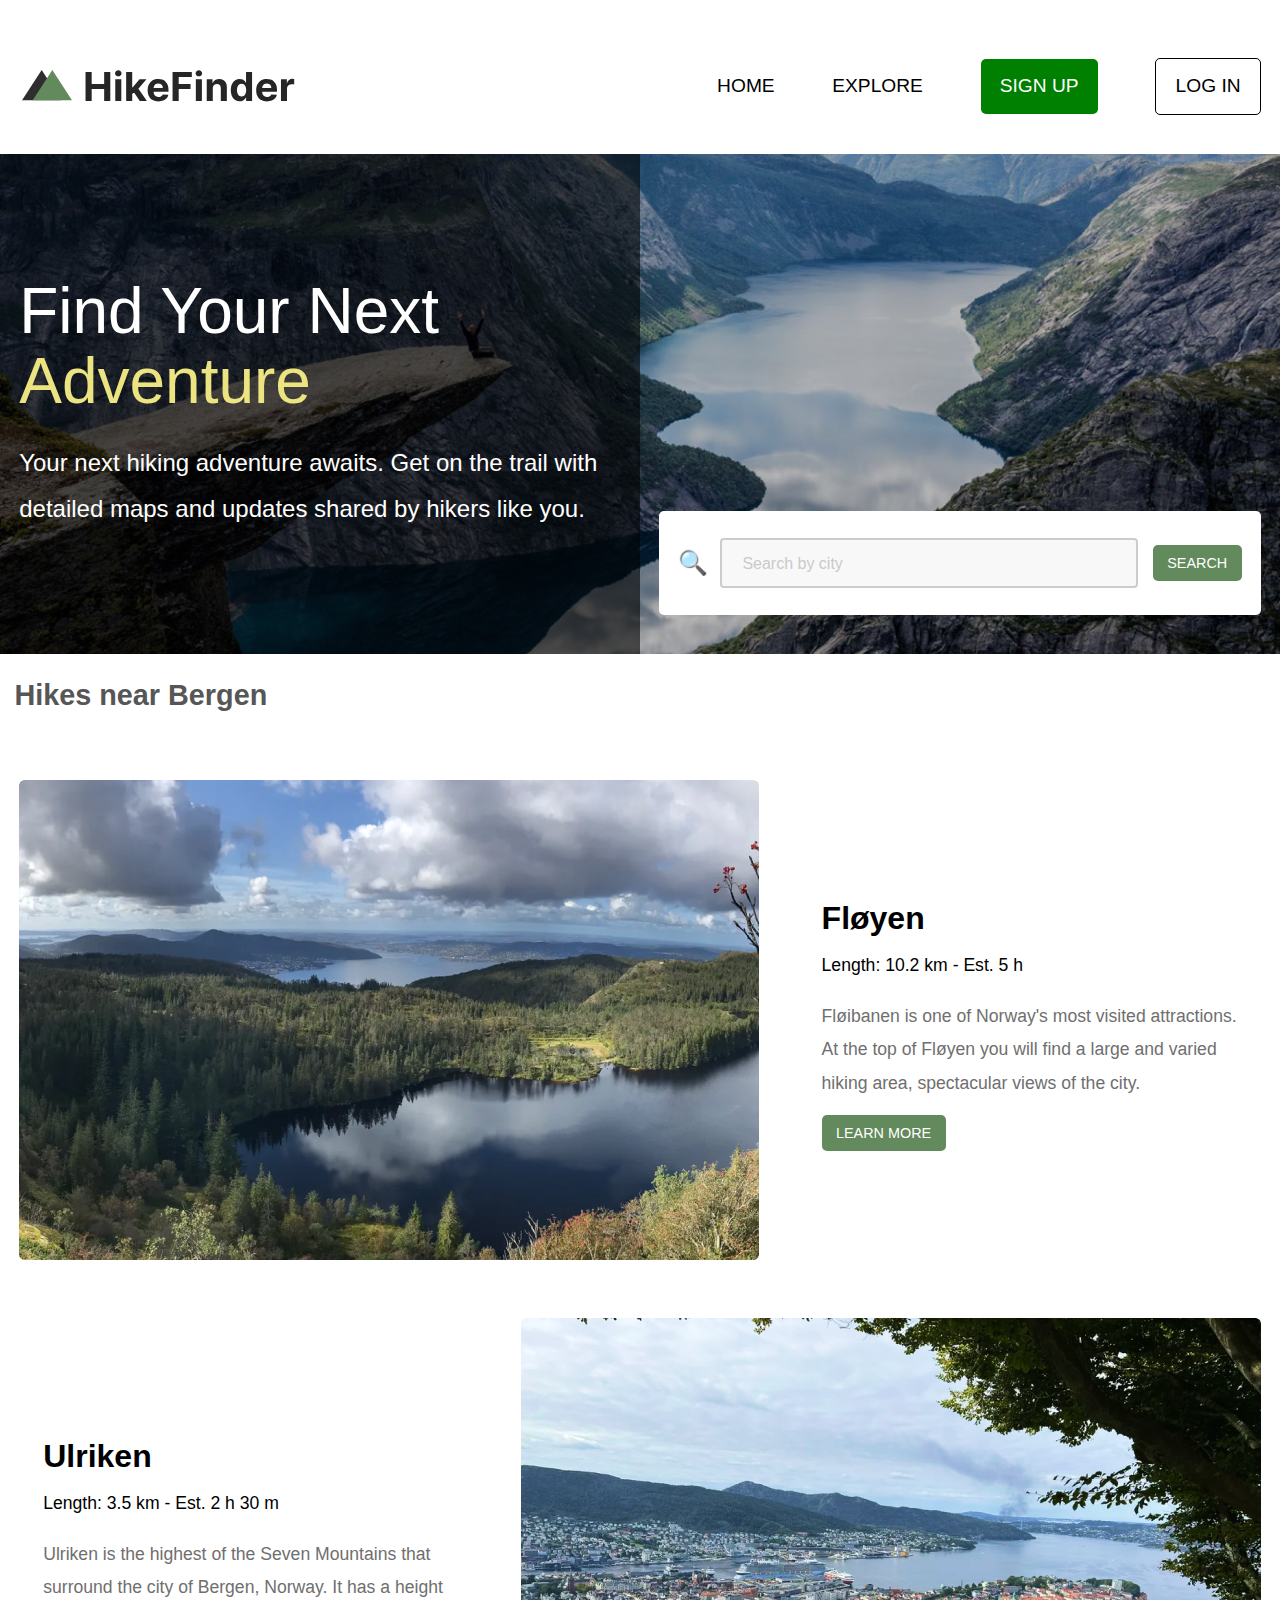
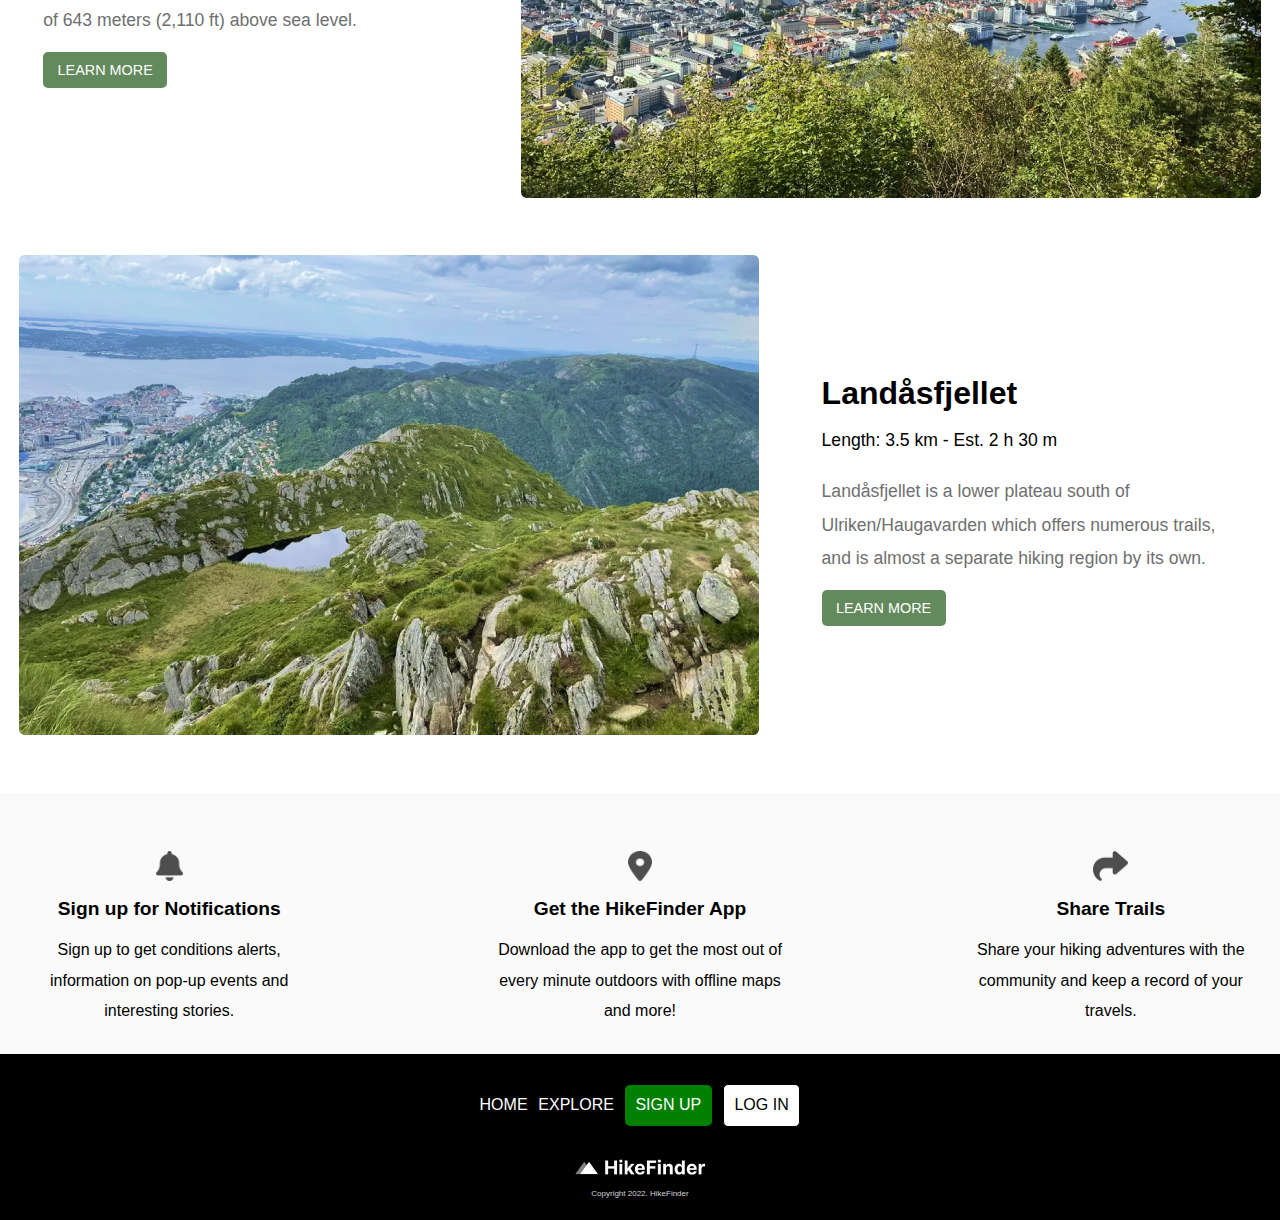
<file: index.html>
<!DOCTYPE html>
<html lang="en">
  <head>
    <meta charset="UTF-8" />
    <meta http-equiv="X-UA-Compatible" content="IE=edge" />
    <meta name="viewport" content="width=device-width, initial-scale=1.0" />
    <link rel="stylesheet" href="index.css" />
    <title>hike-finder</title>
  </head>
  <body>
    <div class="wrapper">
      <div class="container">
        <header>
          <img src="/images/logo.svg" alt="" class="logo-top" />
          <nav>
            <ul>
              <a href="/index.html"><li>HOME</li></a>
              <a href="/explore-page.html"><li>EXPLORE</li></a>
              <a href="#" class="signup-btn"><li>SIGN UP</li></a>
              <a href="#" class="login-btn"><li>LOG IN</li></a>
            </ul>
          </nav>
          <!-- signup modal -->
          <div class="signup-modal">
            <!-- rendered javascript -->
          </div>
          <!-- login modal -->
          <div class="login-modal">
            <!-- rendered javascript -->
          </div>
          <!-- hamburger icon -->
          <div class="hamburger-icon">
            <div class="bar"></div>
            <div class="bar"></div>
            <div class="bar"></div>
          </div>
          <!-- mobile nav -->
          <div id="mobileNavMenu" class="mobile-nav">
            <div class="mobile-nav-positioning">
              <ul>
                <a href="/index.html"><p>Home</p></a>
                <a href="/explore-page.html"><p>Explore</p></a>
                <a class="signup-btn mobile-signup" href="#"><p>Sign In</p></a>
                <a class="login-btn mobile-login" href="#"><p>Log In</p></a>
              </ul>
            </div>
          </div>
          <!-- end of mobile nav -->
        </header>
        <div class="overlay">
          <section class="hero-section">
            <div class="hero-left-col">
              <h1>Find Your Next <span>Adventure</span></h1>
              <p>
                Your next hiking adventure awaits. Get on the trail with
                detailed maps and updates shared by hikers like you.
              </p>
            </div>
            <div class="hero-right-col">
              <div class="search-bar">
                <p>🔍</p>
                <input type="text" placeholder="Search by city" />
                <button class="search-btn">SEARCH</button>
              </div>
            </div>
          </section>
        </div>
        <h2 class="h2-home">Hikes near Bergen</h2>
        <main>
          <!-- box-1 -->
          <div class="location-box">
            <img
              class="location-thumbnail"
              src="/images/Fløyen-img.jpg"
              alt="picture of Floyen"
            />
            <div class="details-box">
              <h3>Fløyen</h3>
              <p>Length: 10.2 km - Est. 5 h</p>
              <p class="details-description">
                Fløibanen is one of Norway's most visited attractions. At the
                top of Fløyen you will find a large and varied hiking area,
                spectacular views of the city.
              </p>
              <a href="/Fløyen.html">
                <button class="button-padding-remove">Learn More</button>
              </a>
            </div>
          </div>
          <!-- box-2 -->
          <div class="location-box box-2">
            <div class="details-box box-2-details">
              <h3>Ulriken</h3>
              <p>Length: 3.5 km - Est. 2 h 30 m</p>
              <p class="details-description">
                Ulriken is the highest of the Seven Mountains that surround the
                city of Bergen, Norway. It has a height of 643 meters (2,110 ft)
                above sea level.
              </p>
              <a href="/ulriken.html">
                <button class="button-padding-remove">Learn More</button>
              </a>
            </div>
            <img
              class="location-thumbnail box-2-img"
              src="/images/Ulriken-img.jpg"
              alt="picture of Ulriken"
            />
          </div>
          <!-- box-3 -->
          <div class="location-box">
            <img
              class="location-thumbnail"
              src="/images/Landåsfjellet-img.jpg"
              alt="picture of Landåsfjellet "
            />
            <div class="details-box">
              <h3>Landåsfjellet</h3>
              <p>Length: 3.5 km - Est. 2 h 30 m</p>
              <p class="details-description">
                Landåsfjellet is a lower plateau south of Ulriken/Haugavarden
                which offers numerous trails, and is almost a separate hiking
                region by its own.
              </p>
              <a href="/landåsfjellet.html">
                <button class="button-padding-remove">Learn More</button>
              </a>
            </div>
          </div>
        </main>
        <section class="notification-section">
          <div class="notification-box">
            <img
              class="notification-img"
              src="/images/bell.png"
              alt="notification bell icon"
            />
            <h4>Sign up for Notifications</h4>
            <p>
              Sign up to get conditions alerts, information on pop-up events and
              interesting stories.
            </p>
          </div>
          <div class="notification-box">
            <img
              class="notification-img"
              src="/images/location.png"
              alt="location icon"
            />
            <h4>Get the HikeFinder App</h4>
            <p>
              Download the app to get the most out of every minute outdoors with
              offline maps and more!
            </p>
          </div>
          <div class="notification-box">
            <img
              class="notification-img"
              src="/images/share.png"
              alt="share icon"
            />
            <h4>Share Trails</h4>
            <p>
              Share your hiking adventures with the community and keep a record
              of your travels.
            </p>
          </div>
        </section>
        <footer>
          <div class="logo-box">
            <img
              class="logo-bottom"
              src="/images/logo-footer.png"
              alt="hike finder logo"
            />
            <p>Copyright 2022. HikeFinder</p>
          </div>
          <div class="footer-menu">
            <ul>
              <a href="/index.html"><li>HOME</li></a>
              <a href="/explore-page.html"><li>EXPLORE</li></a>
              <a class="bottom-signup-btn" href="#"><li>SIGN UP</li></a>
              <a class="bottom-login-btn" href="#"><li>LOG IN</li></a>
            </ul>
          </div>
        </footer>
      </div>
    </div>
    <script src="index.js" type="module"></script>
  </body>
</html>
</file>
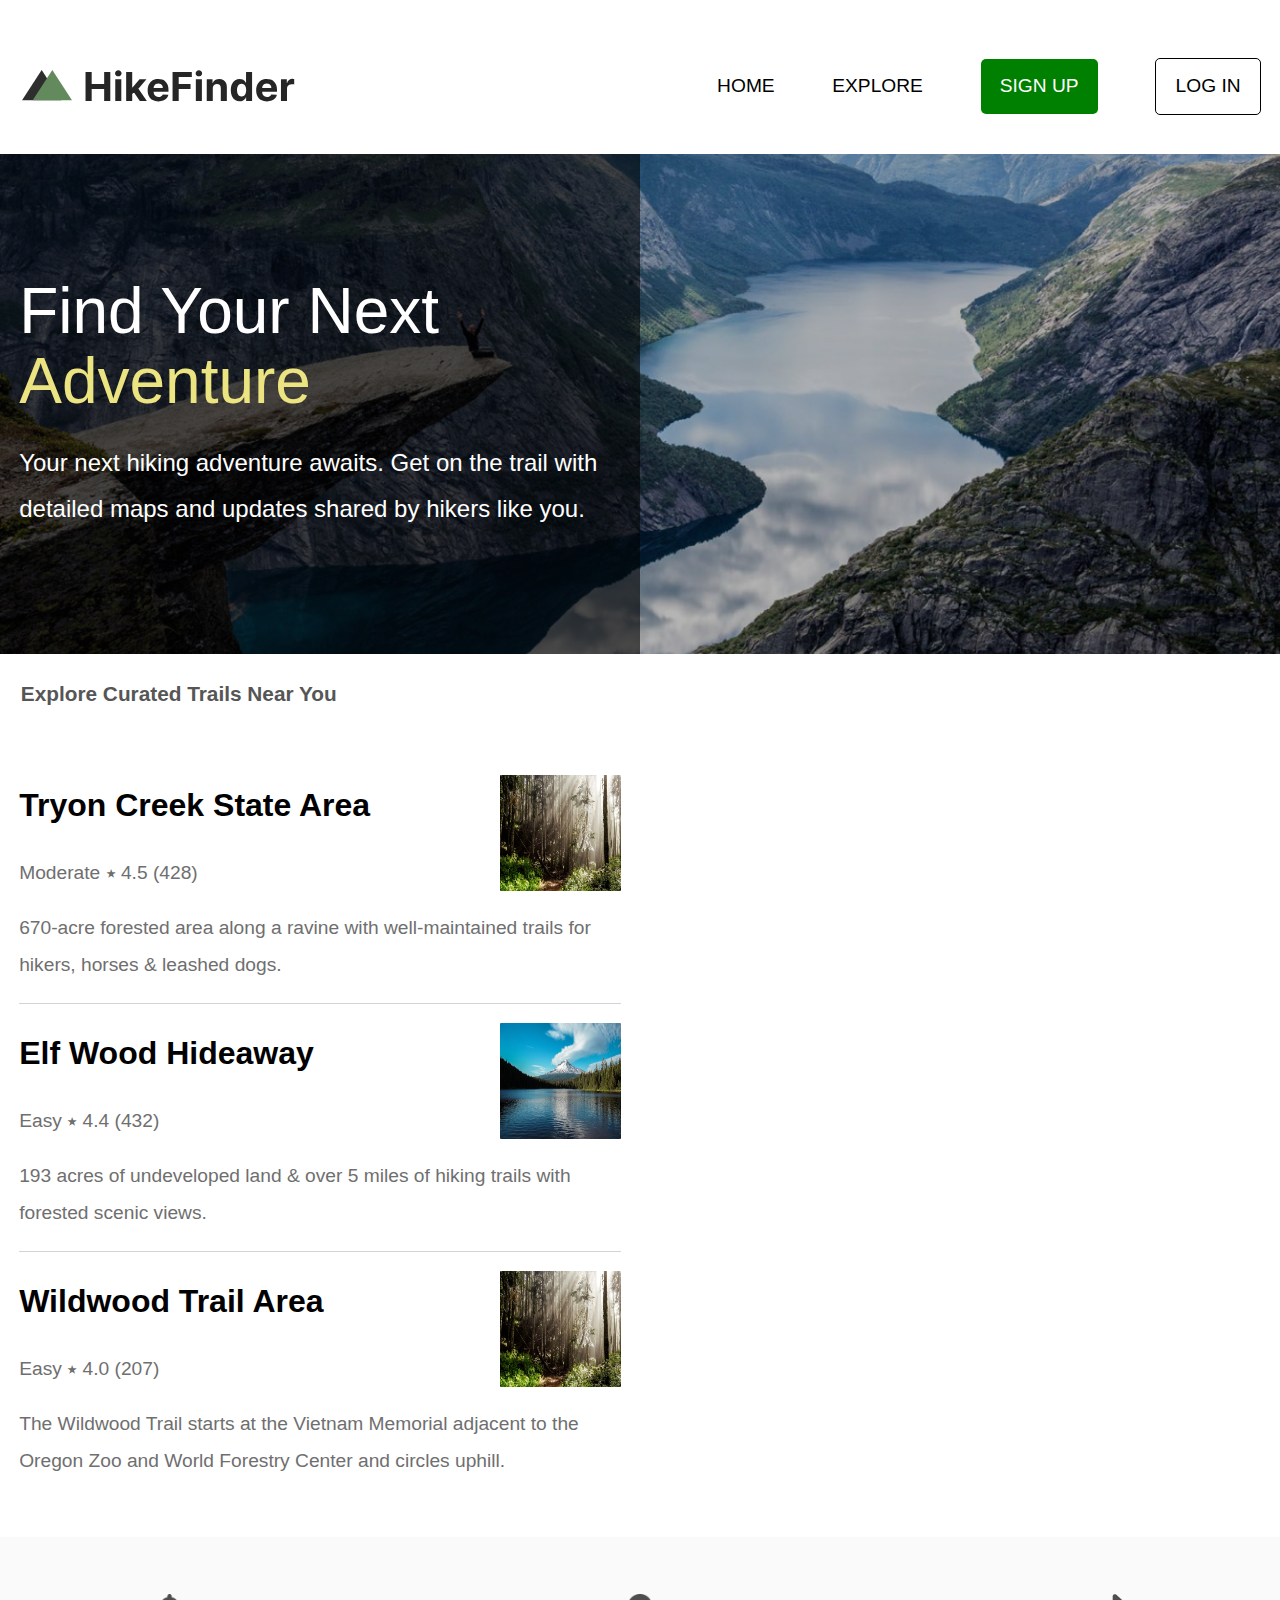
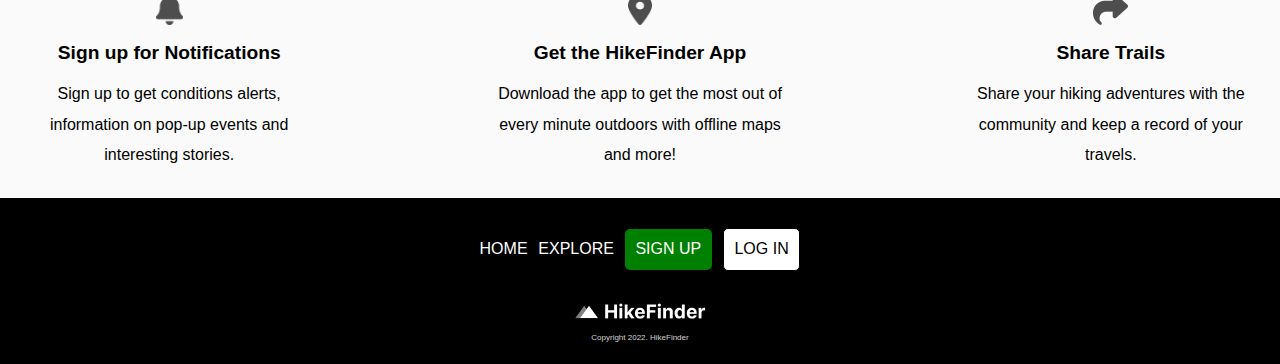
<file: explore-page.html>
<!DOCTYPE html>
<html lang="en">
  <head>
    <meta charset="UTF-8" />
    <meta http-equiv="X-UA-Compatible" content="IE=edge" />
    <meta name="viewport" content="width=device-width, initial-scale=1.0" />
    <link rel="stylesheet" href="index.css" />
    <title>explore-page</title>
  </head>
  <body>
    <div class="wrapper">
      <div class="container">
        <header>
          <img src="/images/logo.svg" alt="" class="logo-top" />
          <nav>
            <ul>
              <a href="/index.html"><li>HOME</li></a>
              <a href="/explore-page.html"><li>EXPLORE</li></a>
              <a href="#" class="signup-btn"><li>SIGN UP</li></a>
              <a href="#" class="login-btn"><li>LOG IN</li></a>
            </ul>
          </nav>
          <!-- signup modal -->
          <div class="signup-modal">
            <!-- rendered javascript -->
          </div>
          <!-- login modal -->
          <div class="login-modal">
            <!-- rendered javascript -->
          </div>
          <!-- hamburger icon -->
          <div class="hamburger-icon">
            <div class="bar"></div>
            <div class="bar"></div>
            <div class="bar"></div>
          </div>
          <!-- mobile nav -->
          <div id="mobileNavMenu" class="mobile-nav">
            <div class="mobile-nav-positioning">
              <ul>
                <a href="/index.html"><p>Home</p></a>
                <a href="/explore-page.html"><p>Explore</p></a>
                <a class="signup-btn mobile-signup" href="#"><p>Sign In</p></a>
                <a class="login-btn mobile-login" href="#"><p>Log In</p></a>
              </ul>
            </div>
          </div>
          <!-- end of mobile nav -->
        </header>
        <div class="overlay">
          <section class="hero-section">
            <div class="hero-left-col">
              <h1>Find Your Next <span>Adventure</span></h1>
              <p>
                Your next hiking adventure awaits. Get on the trail with
                detailed maps and updates shared by hikers like you.
              </p>
            </div>
            <div class="hero-right-col"></div>
          </section>
        </div>
        <!-- main-section -->

        <h2 class="explore-h2">Explore Curated Trails Near You</h2>
        <div class="explore-main-section">
          <div class="explore-left">
            <div class="left-box border-bottom">
              <div class="desktop-row">
                <img
                  src="/images/explore-trail-1.png"
                  alt="Tryon Creek State Area image"
                />
                <div class="desktop-row-inner">
                  <h3>Tryon Creek State Area</h3>
                  <p>Moderate ⭑ 4.5 (428)</p>
                </div>
              </div>
              <p class="explore-detail">
                670-acre forested area along a ravine with well-maintained
                trails for hikers, horses & leashed dogs.
              </p>
            </div>

            <div class="left-box border-bottom">
              <div class="desktop-row">
                <img
                  src="/images/explore-trail-2 2.png"
                  alt="Marquam Nature Park"
                />
                <div class="desktop-row-inner">
                  <h3>Elf Wood Hideaway</h3>
                  <p>Easy ⭑ 4.4 (432)</p>
                </div>
              </div>
              <p class="desktop-row-description">
                193 acres of undeveloped land & over 5 miles of hiking trails
                with forested scenic views.
              </p>
            </div>
            <div class="left-box">
              <div class="desktop-row">
                <img
                  src="/images/explore-trail-1.png"
                  alt="Tryon Creek State Area image"
                />
                <div class="desktop-row-inner">
                  <h3>Wildwood Trail Area</h3>
                  <p>Easy ⭑ 4.0 (207)</p>
                </div>
              </div>
              <p>
                The Wildwood Trail starts at the Vietnam Memorial adjacent to
                the Oregon Zoo and World Forestry Center and circles uphill.
              </p>
            </div>
          </div>
          <div class="explore-right">
            <iframe
              src="https://www.google.com/maps/embed?pb=!1m18!1m12!1m3!1d179035.31941478894!2d-122.66748379675468!3d45.48134816662926!2m3!1f0!2f0!3f0!3m2!1i1024!2i768!4f13.1!3m3!1m2!1s0x549573696ea1cd0d%3A0x74f8f3c56ba1980d!2sLake%20Oswego%2C%20OR%2C%20USA!5e0!3m2!1sen!2suk!4v1678373448988!5m2!1sen!2suk"
              width="100%"
              height="550px"
              style="border: 0"
              allowfullscreen=""
              loading="lazy"
              referrerpolicy="no-referrer-when-downgrade"
            ></iframe>
          </div>
        </div>

        <!-- end of main-section -->
        <section class="notification-section">
          <div class="notification-box">
            <img
              class="notification-img"
              src="/images/bell.png"
              alt="notification bell icon"
            />
            <h4>Sign up for Notifications</h4>
            <p>
              Sign up to get conditions alerts, information on pop-up events and
              interesting stories.
            </p>
          </div>
          <div class="notification-box">
            <img
              class="notification-img"
              src="/images/location.png"
              alt="location icon"
            />
            <h4>Get the HikeFinder App</h4>
            <p>
              Download the app to get the most out of every minute outdoors with
              offline maps and more!
            </p>
          </div>
          <div class="notification-box">
            <img
              class="notification-img"
              src="/images/share.png"
              alt="share icon"
            />
            <h4>Share Trails</h4>
            <p>
              Share your hiking adventures with the community and keep a record
              of your travels.
            </p>
          </div>
        </section>
        <footer>
          <div class="logo-box">
            <img
              class="logo-bottom"
              src="/images/logo-footer.png"
              alt="hike finder logo"
            />
            <p>Copyright 2022. HikeFinder</p>
          </div>
          <div class="footer-menu">
            <ul>
              <a href="/index.html"><li>HOME</li></a>
              <a href="/explore-page.html"><li>EXPLORE</li></a>
              <a class="bottom-signup-btn" href="#"><li>SIGN UP</li></a>
              <a class="bottom-login-btn" href="#"><li>LOG IN</li></a>
            </ul>
          </div>
        </footer>
      </div>
    </div>
    <script src="index.js" type="module"></script>
  </body>
</html>
</file>
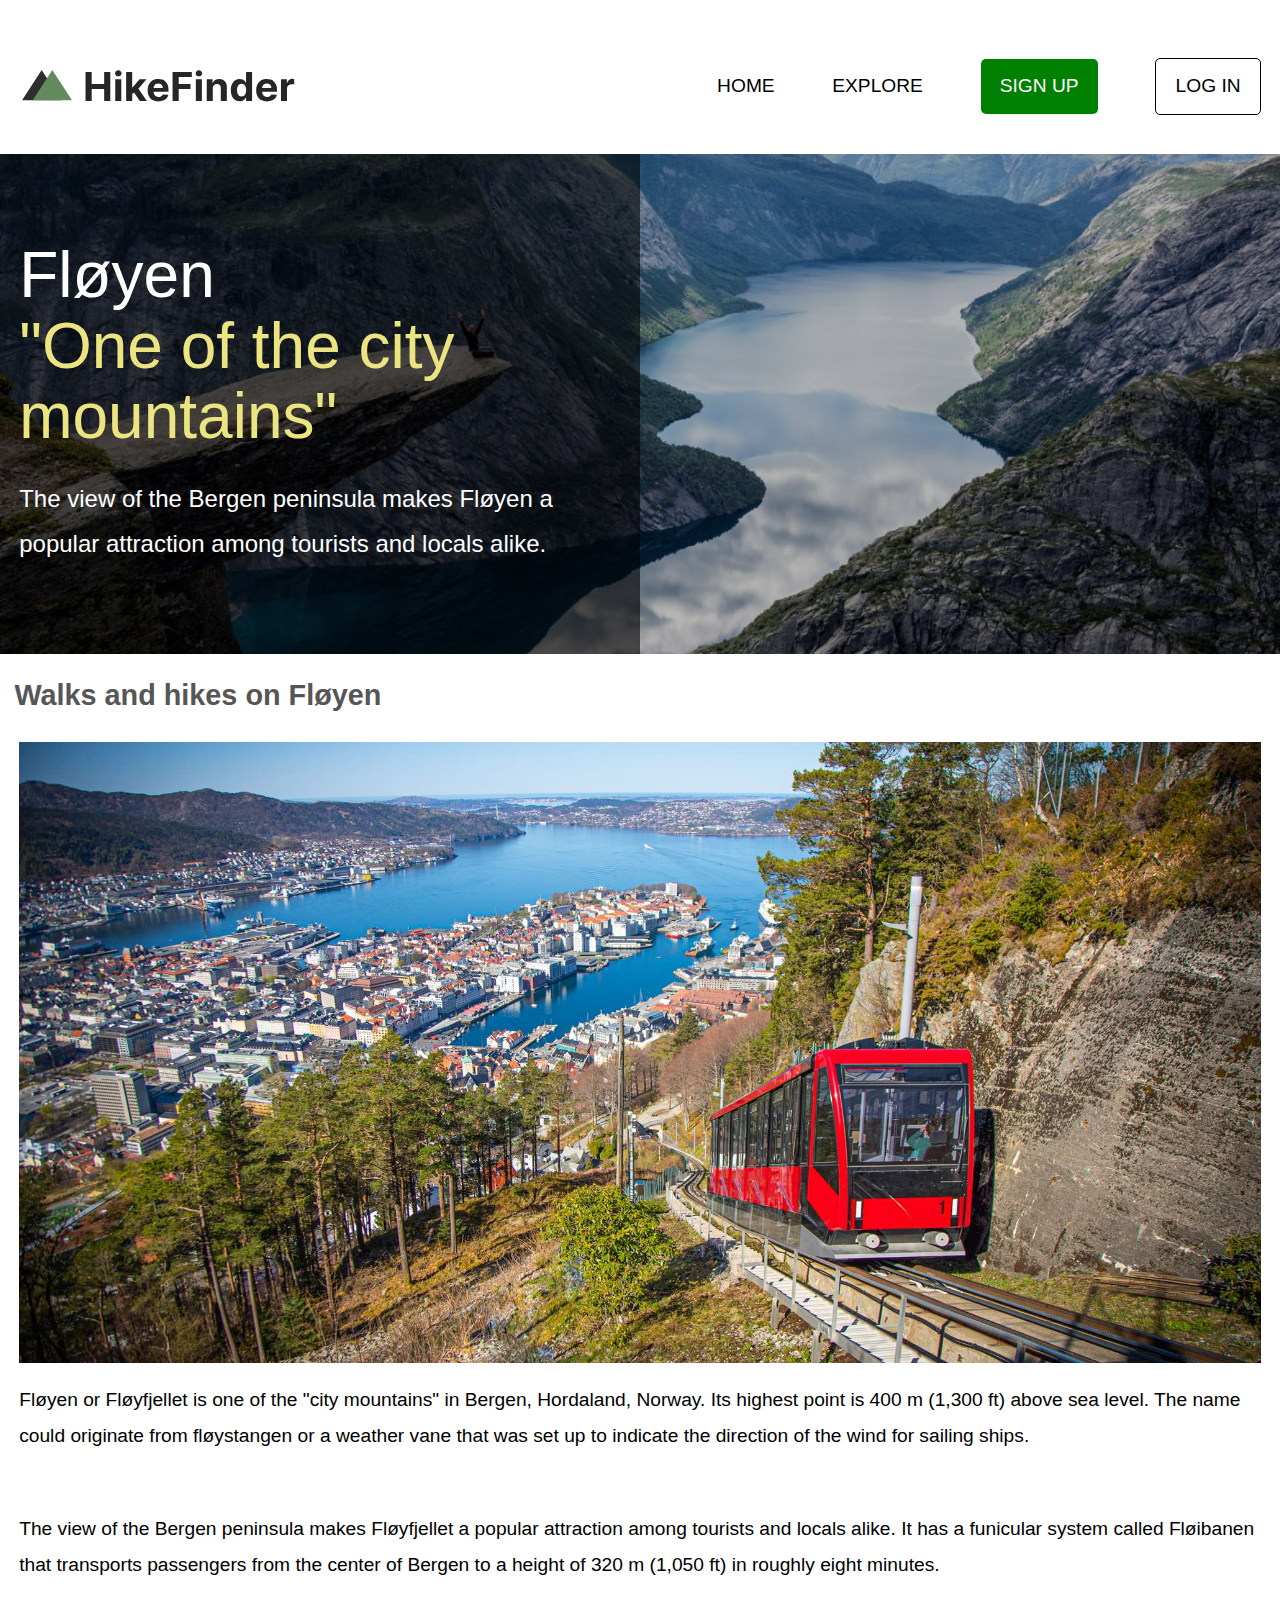
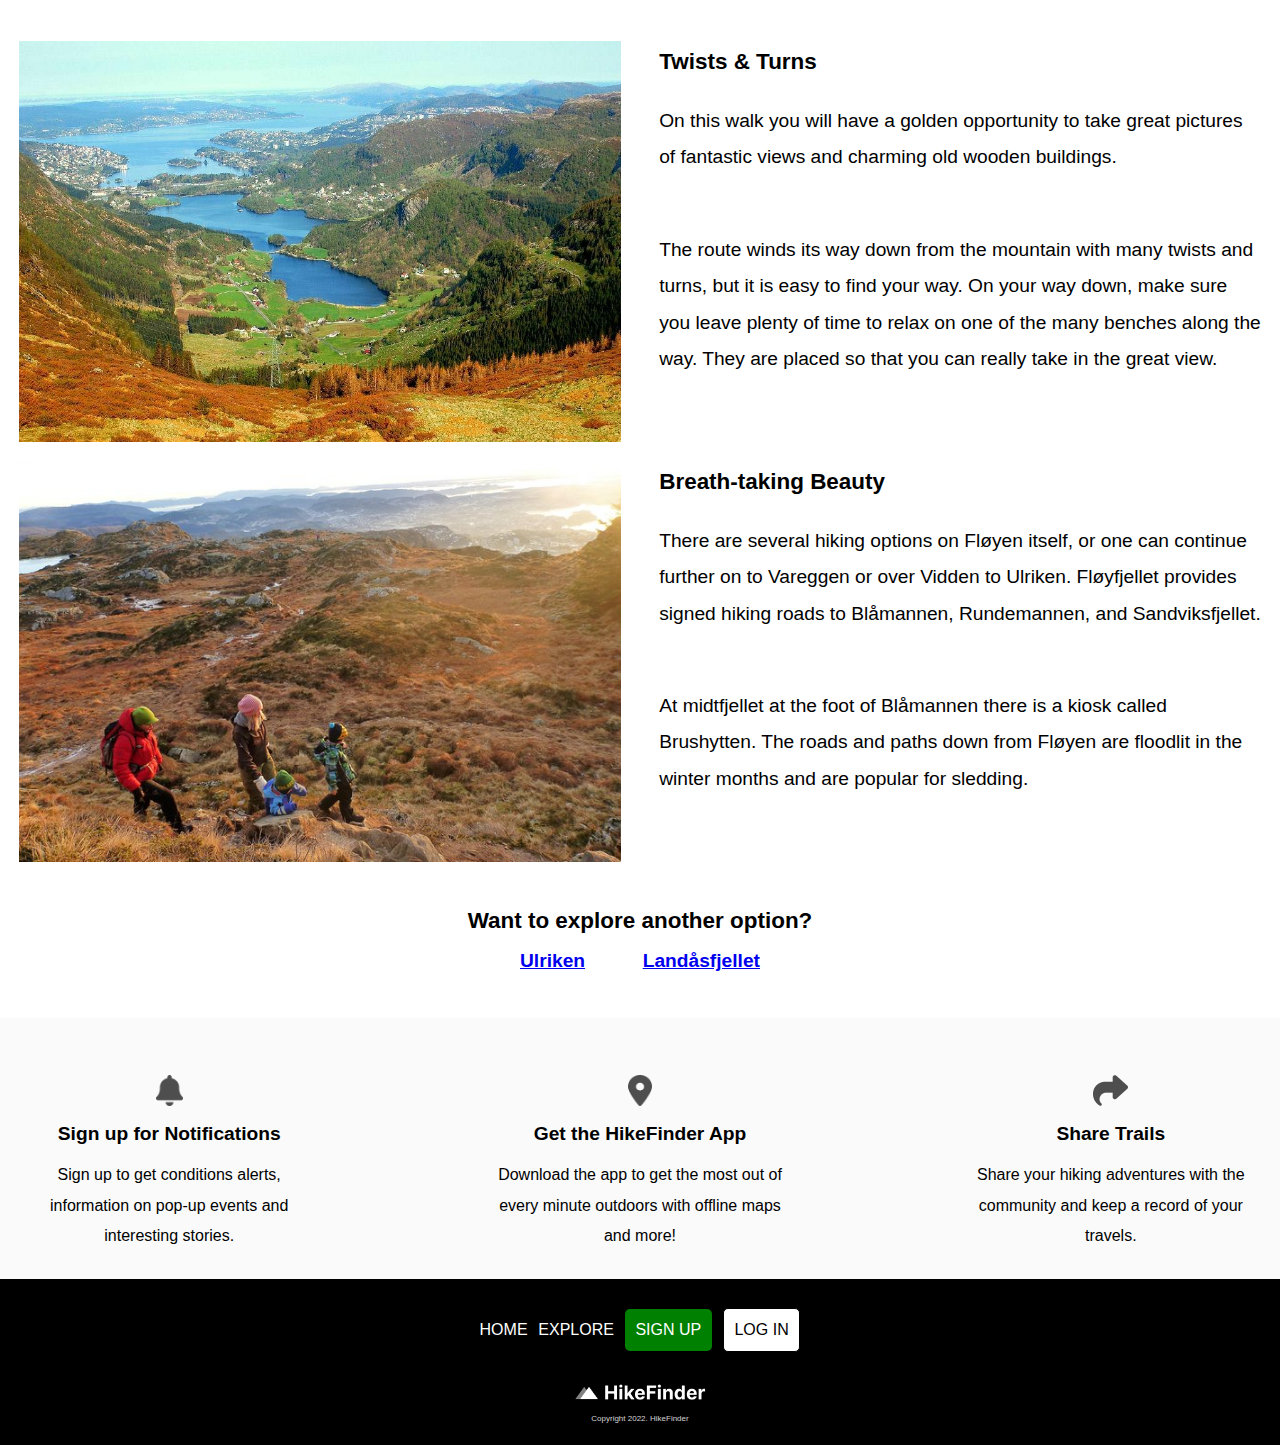
<file: Fløyen.html>
<!DOCTYPE html>
<html lang="en">
  <head>
    <meta charset="UTF-8" />
    <meta http-equiv="X-UA-Compatible" content="IE=edge" />
    <meta name="viewport" content="width=device-width, initial-scale=1.0" />
    <link rel="stylesheet" href="index.css" />
    <title>Fløyen Page</title>
  </head>
  <body>
    <div class="wrapper">
      <div class="container">
        <header>
          <img src="/images/logo.svg" alt="" class="logo-top" />
          <nav>
            <ul>
              <a class="grey-hover" href="/index.html"><li>HOME</li></a>
              <a class="grey-hover" href="/explore-page.html"
                ><li>EXPLORE</li></a
              >
              <a href="#" class="signup-btn"><li>SIGN UP</li></a>
              <a href="#" class="login-btn"><li>LOG IN</li></a>
            </ul>
          </nav>
          <!-- signup modal -->
          <div class="signup-modal">
            <!-- rendered javascript -->
          </div>
          <!-- login modal -->
          <div class="login-modal">
            <!-- rendered javascript -->
          </div>
          <!-- hamburger icon -->
          <div class="hamburger-icon">
            <div class="bar"></div>
            <div class="bar"></div>
            <div class="bar"></div>
          </div>
          <!-- mobile nav -->
          <div id="mobileNavMenu" class="mobile-nav">
            <div class="mobile-nav-positioning">
              <ul>
                <a href="/index.html"><p>Home</p></a>
                <a href="/explore-page.html"><p>Explore</p></a>
                <a class="signup-btn mobile-signup" href="#"><p>Sign In</p></a>
                <a class="login-btn mobile-login" href="#"><p>Log In</p></a>
              </ul>
            </div>
          </div>
          <!-- end of mobile nav -->
        </header>
        <div class="overlay">
          <section class="hero-section">
            <div class="hero-left-col">
              <h1>Fløyen<br /><span>"One of the city mountains"</span></h1>
              <p>
                The view of the Bergen peninsula makes Fløyen a popular
                attraction among tourists and locals alike.
              </p>
            </div>
            <div class="hero-right-col"></div>
          </section>
        </div>
        <h2 class="h2-home">Walks and hikes on Fløyen</h2>
        <main>
          <div class="floyen-hero">
            <img
              class="floyen-hero-img"
              src="/images/floyen-hero.jpeg"
              alt=""
            />
            <p>
              Fløyen or Fløyfjellet is one of the "city mountains" in Bergen,
              Hordaland, Norway. Its highest point is 400 m (1,300 ft) above sea
              level. The name could originate from fløystangen or a weather vane
              that was set up to indicate the direction of the wind for sailing
              ships.
            </p>
            <br />
            <p>
              The view of the Bergen peninsula makes Fløyfjellet a popular
              attraction among tourists and locals alike. It has a funicular
              system called Fløibanen that transports passengers from the center
              of Bergen to a height of 320 m (1,050 ft) in roughly eight
              minutes.
            </p>
          </div>
          <section class="floyen-info">
            <div class="info-box">
              <img src="/images/floyen-valley.jpeg" alt="" />
              <div class="info-box-text">
                <h3>Twists & Turns</h3>
                <p>
                  On this walk you will have a golden opportunity to take great
                  pictures of fantastic views and charming old wooden buildings.
                </p>
                <br />
                <p>
                  The route winds its way down from the mountain with many
                  twists and turns, but it is easy to find your way. On your way
                  down, make sure you leave plenty of time to relax on one of
                  the many benches along the way. They are placed so that you
                  can really take in the great view.
                </p>
              </div>
            </div>
            <div class="info-box">
              <img src="/images/bergen-hike.jpeg" alt="" />
              <div class="info-box-text">
                <h3>Breath-taking Beauty</h3>
                <p>
                  There are several hiking options on Fløyen itself, or one can
                  continue further on to Vareggen or over Vidden to Ulriken.
                  Fløyfjellet provides signed hiking roads to Blåmannen,
                  Rundemannen, and Sandviksfjellet.
                </p>
                <br />
                <p>
                  At midtfjellet at the foot of Blåmannen there is a kiosk
                  called Brushytten. The roads and paths down from Fløyen are
                  floodlit in the winter months and are popular for sledding.
                </p>
              </div>
            </div>
          </section>
        </main>
        <!-- EXPLORE NEW AREAS -->
        <div class="explore-new-options-h3">
          <h3>Want to explore another option?</h3>
        </div>
        <div class="explore-new-areas">
          <div class="new-areas">
            <h4 class="area"><a href="/ulriken.html">Ulriken</a></h4>
            <h4 class="area">
              <a href="/landåsfjellet.html">Landåsfjellet</a>
            </h4>
          </div>
        </div>
        <!-- SHARE SECTION -->
        <section class="notification-section">
          <div class="notification-box">
            <img
              class="notification-img"
              src="/images/bell.png"
              alt="notification bell icon"
            />
            <h4>Sign up for Notifications</h4>
            <p>
              Sign up to get conditions alerts, information on pop-up events and
              interesting stories.
            </p>
          </div>
          <div class="notification-box">
            <img
              class="notification-img"
              src="/images/location.png"
              alt="location icon"
            />
            <h4>Get the HikeFinder App</h4>
            <p>
              Download the app to get the most out of every minute outdoors with
              offline maps and more!
            </p>
          </div>
          <div class="notification-box">
            <img
              class="notification-img"
              src="/images/share.png"
              alt="share icon"
            />
            <h4>Share Trails</h4>
            <p>
              Share your hiking adventures with the community and keep a record
              of your travels.
            </p>
          </div>
        </section>
        <footer>
          <div class="logo-box">
            <img
              class="logo-bottom"
              src="/images/logo-footer.png"
              alt="hike finder logo"
            />
            <p>Copyright 2022. HikeFinder</p>
          </div>
          <div class="footer-menu">
            <ul>
              <a href="/index.html"><li>HOME</li></a>
              <a href="/explore-page.html"><li>EXPLORE</li></a>
              <a class="bottom-signup-btn" href="#"><li>SIGN UP</li></a>
              <a class="bottom-login-btn" href="#"><li>LOG IN</li></a>
            </ul>
          </div>
        </footer>
      </div>
    </div>
    <script src="index.js" type="module"></script>
  </body>
</html>
</file>
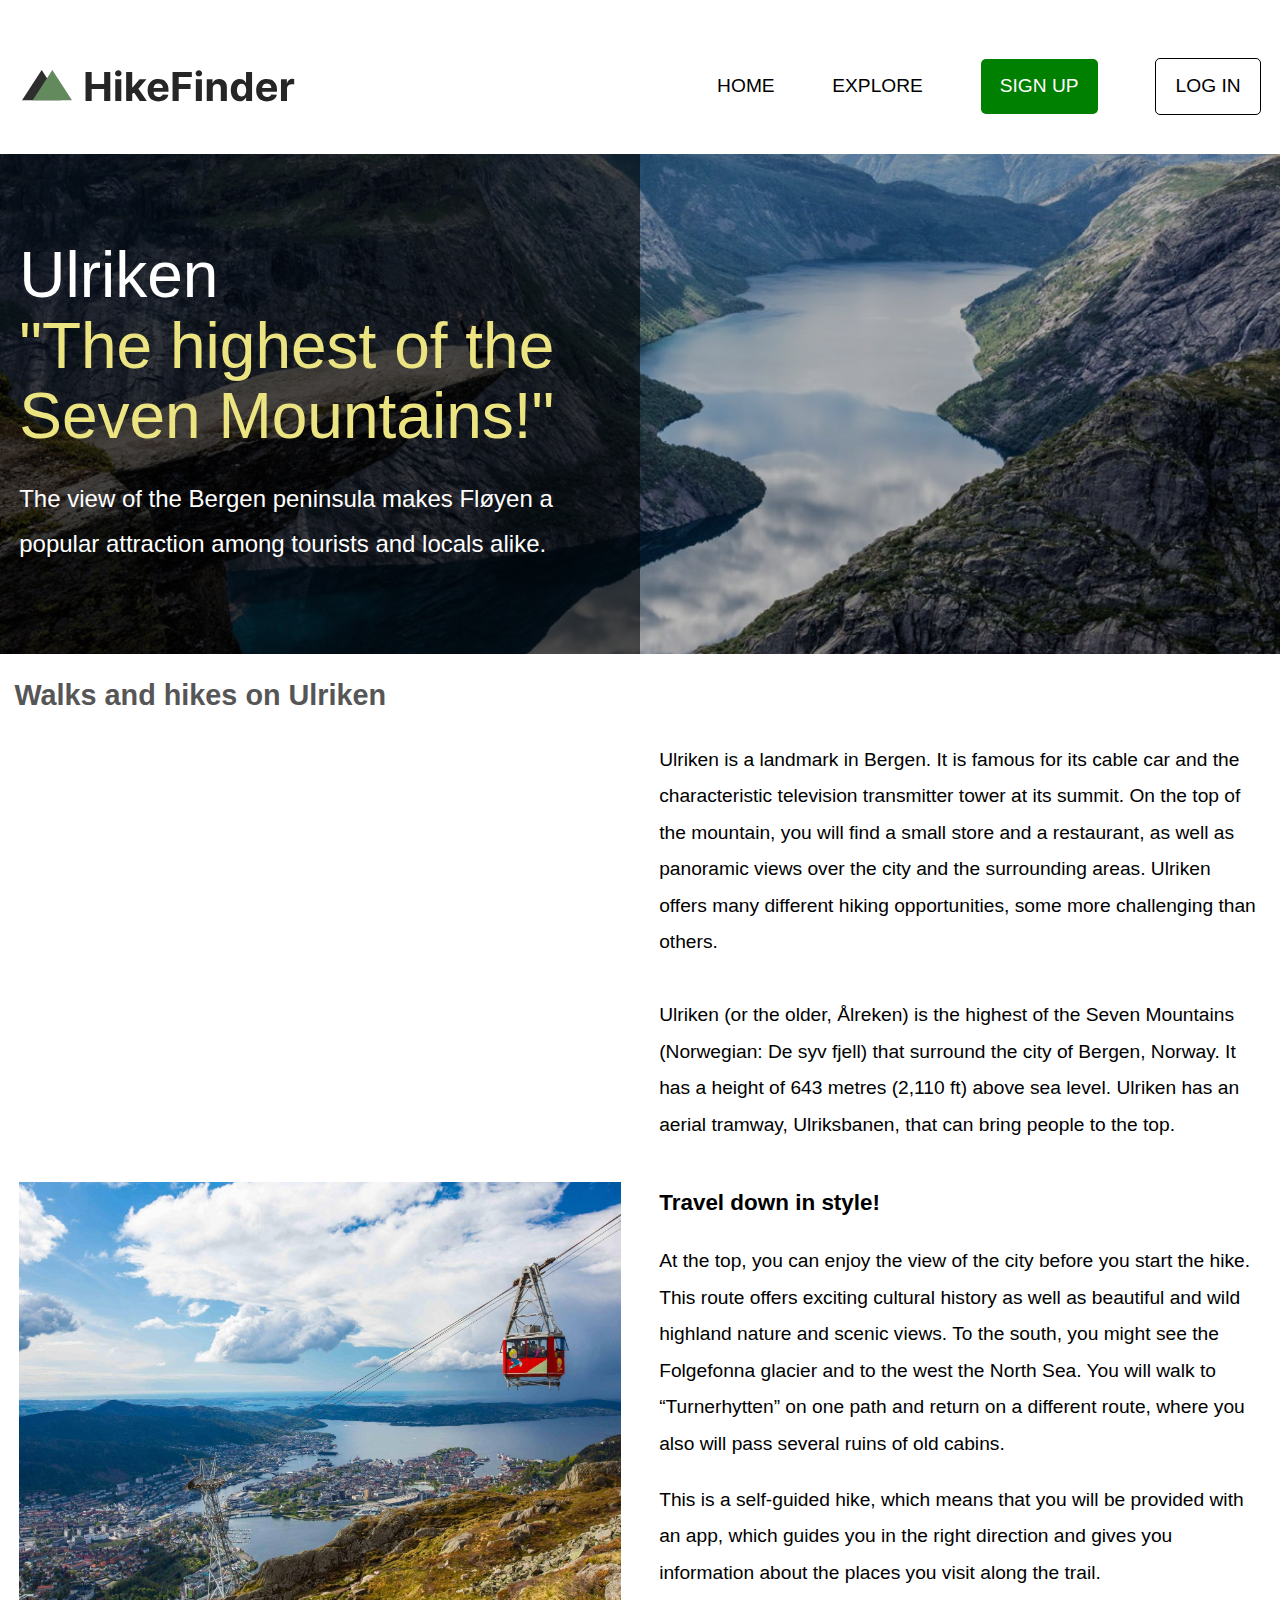
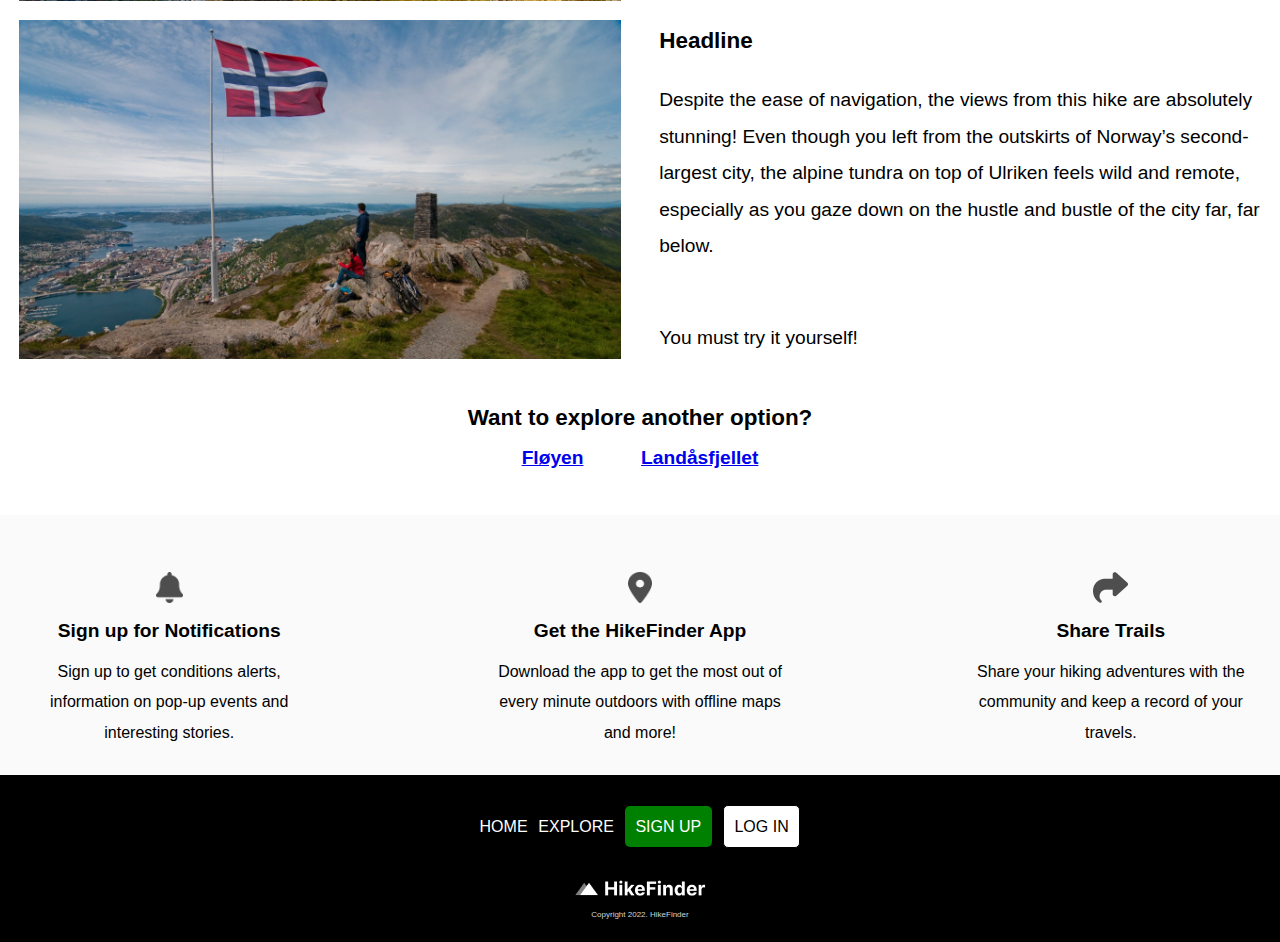
<file: ulriken.html>
<!DOCTYPE html>
<html lang="en">
  <head>
    <meta charset="UTF-8" />
    <meta http-equiv="X-UA-Compatible" content="IE=edge" />
    <meta name="viewport" content="width=device-width, initial-scale=1.0" />
    <link rel="stylesheet" href="index.css" />
    <title>Ulriken Page</title>
  </head>
  <body>
    <div class="wrapper">
      <div class="container">
        <header>
          <img src="/images/logo.svg" alt="" class="logo-top" />
          <nav>
            <ul>
              <a class="grey-hover" href="/index.html"><li>HOME</li></a>
              <a class="grey-hover" href="/explore-page.html"
                ><li>EXPLORE</li></a
              >
              <a href="#" class="signup-btn"><li>SIGN UP</li></a>
              <a href="#" class="login-btn"><li>LOG IN</li></a>
            </ul>
          </nav>
          <!-- signup modal -->
          <div class="signup-modal">
            <!-- rendered javascript -->
          </div>
          <!-- login modal -->
          <div class="login-modal">
            <!-- rendered javascript -->
          </div>
          <!-- hamburger icon -->
          <div class="hamburger-icon">
            <div class="bar"></div>
            <div class="bar"></div>
            <div class="bar"></div>
          </div>
          <!-- mobile nav -->
          <div id="mobileNavMenu" class="mobile-nav">
            <div class="mobile-nav-positioning">
              <ul>
                <a href="/index.html"><p>Home</p></a>
                <a href="/explore-page.html"><p>Explore</p></a>
                <a class="signup-btn mobile-signup" href="#"><p>Sign In</p></a>
                <a class="login-btn mobile-login" href="#"><p>Log In</p></a>
              </ul>
            </div>
          </div>
          <!-- end of mobile nav -->
        </header>
        <div class="overlay">
          <section class="hero-section">
            <div class="hero-left-col">
              <h1>
                Ulriken<br /><span>"The highest of the Seven Mountains!"</span>
              </h1>
              <p>
                The view of the Bergen peninsula makes Fløyen a popular
                attraction among tourists and locals alike.
              </p>
            </div>
            <div class="hero-right-col"></div>
          </section>
        </div>
        <h2 class="h2-home">Walks and hikes on Ulriken</h2>
        <main>
          <div class="ulriken-hero">
            <!-- video embed -->
            <div class="video-box">
              <iframe
                src="https://www.youtube.com/embed/SZoPSKUGweU"
                title="YouTube video player"
                frameborder="0"
                allow="accelerometer; autoplay; clipboard-write; encrypted-media; gyroscope; picture-in-picture; web-share"
                allowfullscreen
              ></iframe>
              <!-- video embed -->
            </div>
            <div class="ulriken-text-box">
              <p>
                Ulriken is a landmark in Bergen. It is famous for its cable car
                and the characteristic television transmitter tower at its
                summit. On the top of the mountain, you will find a small store
                and a restaurant, as well as panoramic views over the city and
                the surrounding areas. Ulriken offers many different hiking
                opportunities, some more challenging than others.
              </p>
              <br />
              <p>
                Ulriken (or the older, Ålreken) is the highest of the Seven
                Mountains (Norwegian: De syv fjell) that surround the city of
                Bergen, Norway. It has a height of 643 metres (2,110 ft) above
                sea level. Ulriken has an aerial tramway, Ulriksbanen, that can
                bring people to the top.
              </p>
            </div>
          </div>
          <section class="ulriken-info">
            <div class="info-box">
              <img src="/images/ulriken-cable-car.jpeg" alt="" />
              <div class="info-box-text">
                <h3>Travel down in style!</h3>
                <p>
                  At the top, you can enjoy the view of the city before you
                  start the hike. This route offers exciting cultural history as
                  well as beautiful and wild highland nature and scenic views.
                  To the south, you might see the Folgefonna glacier and to the
                  west the North Sea. You will walk to “Turnerhytten” on one
                  path and return on a different route, where you also will pass
                  several ruins of old cabins.
                </p>
                <p>
                  This is a self-guided hike, which means that you will be
                  provided with an app, which guides you in the right direction
                  and gives you information about the places you visit along the
                  trail.
                </p>
              </div>
            </div>
            <div class="info-box">
              <img src="/images/ulriken.jpeg" alt="" />
              <div class="info-box-text">
                <h3>Headline</h3>
                <p>
                  Despite the ease of navigation, the views from this hike are
                  absolutely stunning! Even though you left from the outskirts
                  of Norway’s second-largest city, the alpine tundra on top of
                  Ulriken feels wild and remote, especially as you gaze down on
                  the hustle and bustle of the city far, far below.
                </p>
                <br />
                <p>You must try it yourself!</p>
              </div>
            </div>
          </section>
        </main>
        <!-- EXPLORE NEW AREAS -->
        <div class="explore-new-options-h3">
          <h3>Want to explore another option?</h3>
        </div>
        <div class="explore-new-areas">
          <div class="new-areas">
            <h4 class="area"><a href="/Fløyen.html">Fløyen</a></h4>
            <h4 class="area">
              <a href="/landåsfjellet.html">Landåsfjellet</a>
            </h4>
          </div>
        </div>
        <section class="notification-section">
          <div class="notification-box">
            <img
              class="notification-img"
              src="/images/bell.png"
              alt="notification bell icon"
            />
            <h4>Sign up for Notifications</h4>
            <p>
              Sign up to get conditions alerts, information on pop-up events and
              interesting stories.
            </p>
          </div>
          <div class="notification-box">
            <img
              class="notification-img"
              src="/images/location.png"
              alt="location icon"
            />
            <h4>Get the HikeFinder App</h4>
            <p>
              Download the app to get the most out of every minute outdoors with
              offline maps and more!
            </p>
          </div>
          <div class="notification-box">
            <img
              class="notification-img"
              src="/images/share.png"
              alt="share icon"
            />
            <h4>Share Trails</h4>
            <p>
              Share your hiking adventures with the community and keep a record
              of your travels.
            </p>
          </div>
        </section>
        <footer>
          <div class="logo-box">
            <img
              class="logo-bottom"
              src="/images/logo-footer.png"
              alt="hike finder logo"
            />
            <p>Copyright 2022. HikeFinder</p>
          </div>
          <div class="footer-menu">
            <ul>
              <a href="/index.html"><li>HOME</li></a>
              <a href="/explore-page.html"><li>EXPLORE</li></a>
              <a class="bottom-signup-btn" href="#"><li>SIGN UP</li></a>
              <a class="bottom-login-btn" href="#"><li>LOG IN</li></a>
            </ul>
          </div>
        </footer>
      </div>
    </div>
    <script src="index.js" type="module"></script>
  </body>
</html>
</file>
<file: index.css>
/* Box sizing rules */
*,
*::before,
*::after {
  box-sizing: border-box;
}

/* Remove default margin */
body,
h1,
h2,
h3,
h4,
p,
figure,
blockquote,
dl,
dd {
  margin: 0;
}

/* Remove list styles on ul, ol elements with a list role, which suggests default styling will be removed */
ul[role="list"],
ol[role="list"] {
  list-style: none;
}

/* Set core root defaults */
html:focus-within {
  scroll-behavior: smooth;
}

/* Set core body defaults */
body {
  min-height: 100vh;
  text-rendering: optimizeSpeed;
  line-height: 1.5;
}

/* A elements that don't have a class get default styles */
a:not([class]) {
  text-decoration-skip-ink: auto;
}

/* Make images easier to work with */
img,
picture {
  max-width: 100%;
  display: block;
}

/* Remove all animations, transitions and smooth scroll for people that prefer not to see them */
@media (prefers-reduced-motion: reduce) {
  html:focus-within {
    scroll-behavior: auto;
  }

  *,
  *::before,
  *::after {
    animation-duration: 0.01ms !important;
    animation-iteration-count: 1 !important;
    transition-duration: 0.01ms !important;
    scroll-behavior: auto !important;
  }
}
/* end of css reset */

/* MOBILE FIRST DESIGN */

/* fonts */

@import url("https://fonts.googleapis.com/css2?family=Poppins:wght@300;400;500;600;700;800&display=swap");

/* color palete */

:root {
  --button: #638a5c;
  --detail-text-home: #6f6f6f;
}

body {
  font-family: "Poppins", sans-serif;
  box-sizing: border-box;
  line-height: 1.9;
}

.container {
  margin: 0 auto;
  max-width: 1440px;
}

header {
  margin-top: 1em;
  position: relative;
  display: flex;
  align-items: center;
  padding: 1em;
}

.logo-top {
  max-width: 45%;
}

nav {
  display: none;
  position: relative;
}

nav ul {
  display: flex;
  align-items: center;
  gap: 1em;
}

nav ul a {
  text-decoration: none;
  list-style: none;
  color: black;
  cursor: pointer;
}

nav ul a:hover {
  color: darkgray;
  transition: 0.4s;
}
/* mobile navigaition */

.hamburger-icon {
  display: block;
  position: absolute;
  right: 1em;
  z-index: 2000;
  transition: 0.4s;
}

.bar {
  background-color: black;
  width: 25px;
  height: 3px;
  margin: 5px auto;
  -webkit-transition: all 0.3s ease-in-out;
  transition: all 0.3s ease-in-out;
  display: block;
}

.hamburger-icon.active .bar:nth-child(2) {
  opacity: 0;
}

.hamburger-icon.active .bar:nth-child(1) {
  transform: translateY(8px) rotate(45deg);
}

.hamburger-icon.active .bar:nth-child(3) {
  transform: translateY(-8px) rotate(-45deg);
}

.mobile-nav-positioning {
  display: flex;
  flex-direction: column;
  align-items: center;
}

.mobile-nav {
  margin-top: 11em;
  padding-top: 4em;
  width: 100%;
  height: 300px;
  display: none;
  position: absolute;
  background-color: rgba(1, 1, 1, 0.8);
  top: 50%;
  left: 50%;
  transform: translate(-50%, -50%);
  z-index: 1000;
}

.mobile-nav ul {
  text-align: center;
  text-transform: uppercase;
  display: flex;
  justify-content: center;
  flex-direction: column;
  padding: 0;
  color: white;
  gap: 1em;
}

.mobile-nav li {
  padding: 0.5em;
  transition: 0.4s;
  cursor: pointer;
}

.mobile-nav ul a {
  text-decoration: none;
  list-style: none;
  cursor: pointer;
  color: white;
  font-size: 1rem;
  cursor: pointer;
}

.show-nav {
  display: block;
}

.transform-white {
  background-color: white;
  border-radius: 5px;
  transition: 0.4s;
}

/* mobile nav hover */

.mobile-nav li:hover {
  background-color: #ece481;
  color: black;
  border-radius: 5px;
  transition: 0.4s;
}

/* hero section */

.hero-section {
  padding: 2em 1em 2em 1em;
  background-image: url(/images/home-hero.jpg);
  background-repeat: none;
  background-size: cover;
  display: grid;
  min-height: 300px;
  position: relative;
}

.hero-section h1 {
  color: white;
  font-size: 2.5rem;
  font-weight: 400;
  line-height: 1.1;
}

h1 span {
  color: #ece481;
}

.hero-section p {
  margin-top: 1em;
  font-size: 1rem;
  color: white;
}

/* search bar */

.search-bar {
  margin-top: 3em;
  display: flex;
  flex-direction: row;
  align-items: center;
  background-color: white;
  padding: 0.2em 0.5em;
  border-radius: 5px;
}

.search-bar p {
  margin: 0;
  padding-right: 0.5em;
}

input[type="text"] {
  border: none;
  width: 100%;
}

.search-bar button {
  margin-left: 1em;
  margin-right: 0;
  background-color: var(--button);
  border: none;
  color: white;
  padding: 0.2em 0.5em;
}

button {
  margin-right: 0;
  background-color: var(--button);
  border: none;
  border-radius: 5px;
  color: white;
  padding: 0.4em 0.5em;
  text-transform: uppercase;
  font-size: 0.9rem;
  cursor: pointer;
  transition: 0.4s;
}

button:hover {
  background-color: lightgreen;
  transition: 0.4s;
}

input[type="text"]::placeholder {
  color: #cacaca;
}

input[type="text"]:focus {
  outline: none;
}

/* h2 */

.h2-home {
  margin-top: 0.5em;
  padding: 0 0.5em;
  color: #565656;
  font-size: 1.3rem;
}

/* main section */

main {
  padding: 1em;
  display: grid;
  grid-template-columns: 1fr;
  gap: 1em;
}

.box-2 {
  display: flex;
  flex-direction: column-reverse;
}

.details-box {
  padding: 1em;
}

.details-description {
  margin-top: 1em;
  color: var(--detail-text-home);
  font-size: 0.8625rem;
}

.details-box button {
  margin-top: 1em;
}

/* notification section */

.notification-section {
  background-color: #fafafa;
  display: flex;
  flex-direction: column;
  justify-content: center;
  align-items: center;
  padding-bottom: 3em;
}

.notification-box {
  margin-top: 1em;
  display: flex;
  flex-direction: column;
  justify-content: center;
  align-items: center;
  text-align: center;
}

.notification-box h4 {
  margin-top: 0.5em;
}

.notification-box p {
  margin-top: 0.5em;
  max-width: 300px;
  font-size: 0.7rem;
}

.notification-img {
  padding-top: 1em;
  height: 50px;
}

.location-thumbnail {
  cursor: pointer;
  width: 100%;
}

footer {
  background-color: black;
  display: flex;
  flex-direction: column-reverse;
  align-items: center;
  justify-content: center;
  padding: 1em;
  gap: 1em;
}

.logo-box {
  display: flex;
  flex-direction: column;
  align-items: center;
  justify-content: center;
}

.logo-box p {
  margin-top: 1em;
  color: lightgray;
  font-size: 0.5rem;
}

.logo-bottom {
  width: 30%;
}

.footer-menu ul {
  display: flex;
  align-items: center;
  gap: 1em;
  padding: 0;
  font-size: 0.6725rem;
}

.footer-menu ul li {
  cursor: pointer;
}

.footer-menu a {
  color: white;
  text-decoration: none;
  list-style: none;
}

.footer-menu ul a:last-child {
  color: black;
}

.footer-menu ul a:last-child:hover {
  border: 1px solid white;
}

ul a:nth-last-child(2) {
  background-color: green;
  padding: 0.5em 1em;
  color: white;

  border-radius: 5px;
}

ul a:last-child {
  border: 1px solid black;
  background-color: white;
  padding: 0.5em 1em;

  border-radius: 5px;
}

ul a:nth-last-child(2):hover {
  background-color: lightgreen;
  transition: 0.4s;
}

ul a:last-child:hover {
  background-color: black;
  color: white;
  transition: 0.4s;
}

.footer-menu a:hover {
  color: lightgreen;
  transition: 0.4s;
}

/* explore page */

.explore-main-section {
  display: flex;
  flex-direction: column;
  justify-content: center;
  align-items: center;
  padding: 1em;
}

.explore-h2 {
  margin-top: 1em;
  font-size: 1.3rem;
  font-weight: 600;
  color: #565656;
  padding-left: 1em;
}

.left-box {
  margin-top: 1em;
}

.left-box h3 {
  padding-top: 1em;
}

.left-box p {
  font-size: 0.9625rem;
}

.left-box p:nth-last-child(1) {
  margin-top: 1em;
  color: var(--detail-text-home);
  font-size: 0.8625rem;
}

.explore-right {
  display: none;
}

/* explore new option menu */

.explore-new-options-h3 {
  margin-top: 1em;
  text-align: center;
}
.explore-new-areas {
  text-align: center;
  display: flex;
  flex-direction: column;
  justify-content: center;
}

.new-areas {
  display: flex;
  justify-content: center;
  gap: 3em;
}

/* floyen page */

.floyen-info {
  margin-top: 1em;
}

.floyen-hero-img {
  width: 100%;
}

.info-box {
  margin-top: 1em;
  display: flex;
  flex-direction: column;
}

.floyen-hero p,
.floyen-info p,
.ulriken-info p,
.Landåsfjellet p {
  margin-top: 1em;
}

/* ulriken page */

.video-box {
  margin-bottom: 1em;
  position: relative;
  padding-bottom: 56.25%;
  padding-top: 30px;
  height: 0;
  overflow: hidden;
}

.video-box iframe {
  position: absolute;
  top: 0;
  left: 0;
  width: 100%;
  height: 100%;
}

/* signup modal  */

.signup-modal {
  display: none;
}

.signup-modal-box {
  position: fixed;
  z-index: 2000;
  top: 50%;
  left: 50%;
  transform: translate(-50%, -50%);
  background-color: white;
  padding: 2em;
  min-width: 320px;
  border-radius: 5px;
  box-shadow: rgba(0, 0, 0, 0.25) 0px 54px 55px,
    rgba(0, 0, 0, 0.5) 0px -12px 30px, rgba(0, 0, 0, 0.12) 0px 4px 6px,
    rgba(0, 0, 0, 0.5) 0px 12px 13px, rgba(0, 0, 0, 0.09) 0px -3px 5px;
}

.signup-modal-box h3 {
  font-size: 1.5rem;
  text-align: center;
}

.login-modal {
  display: none;
}

.login-modal-box {
  position: fixed;
  z-index: 2000;
  top: 50%;
  left: 50%;
  transform: translate(-50%, -50%);
  background-color: white;
  padding: 2em;
  min-width: 320px;
  border-radius: 5px;
  box-shadow: rgba(0, 0, 0, 0.25) 0px 54px 55px,
    rgba(0, 0, 0, 0.5) 0px -12px 30px, rgba(0, 0, 0, 0.12) 0px 4px 6px,
    rgba(0, 0, 0, 0.5) 0px 12px 13px, rgba(0, 0, 0, 0.09) 0px -3px 5px;
}

.active {
  display: block;
}

/* sign-up button */

form {
  display: flex;
  flex-direction: column;
  align-items: center;
}

input[type="text"],
input[type="email"],
input[type="password"] {
  width: 100%;
  padding: 12px 20px;
  margin: 8px 0;
  box-sizing: border-box;
  border: 2px solid #ccc;
  border-radius: 4px;
  background-color: #f8f8f8;
  font-size: 16px;
}

input[type="submit"] {
  background-color: #4caf50;
  color: white;
  padding: 14px 20px;
  margin: 8px 0;
  border: none;
  border-radius: 4px;
  cursor: pointer;
  font-size: 16px;
}

input[type="submit"]:hover {
  background-color: #45a049;
}

/* log-in button */

.login-btn p {
  color: black;
}

.login-btn p:hover {
  color: white;
}

.close-login-modal,
.close-signup-modal {
  position: absolute;
  top: 0.5em;
  right: 1em;
  margin-top: 1em;
  background-color: red;
}

/****** MEDIA QUERIES ******/
/* tablet / desktop responsiveness  */

@media (min-width: 720px) {
  nav {
    display: block;
    margin-left: auto;
  }

  .hero-section {
    grid-template-columns: repeat(2, 1fr);
    gap: 2em;
  }
  .hero-section::before {
    content: "";
    position: absolute;
    top: 0;
    left: 0;
    width: 50%;
    height: 100%;
    background-color: rgba(1, 1, 1, 0.6);
    z-index: 1;
  }
  .hero-left-col {
    display: flex;
    flex-direction: column;
    justify-content: center;
    z-index: 2;
  }
  .hero-right-col {
    display: flex;
    flex-direction: column;
    flex-direction: column-reverse;
  }

  .hamburger-icon {
    display: none;
  }

  .mobile-nav {
    display: none;
  }
}

/* small desktop  */

@media (min-width: 1100px) {
  body {
    font-size: 1.2rem;
  }

  nav ul {
    gap: 3em;
  }

  .hero-section {
    min-height: 500px;
  }
  .search-bar {
    padding: 1em;
  }

  .hero-section h1 {
    font-size: 4rem;
    line-height: 1.1;
  }

  .hero-section p {
    font-size: 1.5rem;
  }

  button {
    padding: 0.7em 1em;
  }

  input[type="text"] {
    font-size: 1.2rem;
  }

  input[type="text"]::placeholder {
    font-size: 1rem;
  }

  .search-bar button {
    padding: 0.7em 1em;
  }

  .h2-home {
    font-size: 1.8rem;
  }

  .location-box {
    margin-top: 2em;
    display: flex;
    flex-direction: row;
    gap: 2em;
  }
  .details-box {
    font-size: 1.5rem;
    display: flex;
    flex-direction: column;
    justify-content: center;
  }

  .details-box h3 {
    font-size: 2rem;
  }

  .details-box p {
    font-size: 1.1rem;
  }

  .button-padding-remove {
    max-width: 150px;
  }

  .notification-section {
    margin-top: 2em;
    flex-direction: row;
    justify-content: space-between;
    padding: 1em;
  }

  .notification-box h4 {
    margin-top: 0.5em;
    font-size: 1.2rem;
  }

  .notification-box p {
    margin-top: 0.5em;
    padding-bottom: 0.5em;
    max-width: 300px;
    font-size: 1rem;
  }

  .notification-img {
    padding-top: 1em;
    height: 50px;
  }

  .footer-menu ul li {
    font-size: 1rem;
  }
  /* explore page */

  .explore-main-section {
    padding-top: 0;
    display: grid;
    grid-template-columns: repeat(2, 1fr);
    gap: 2em;
  }

  .explore-h2 {
    margin-bottom: 2em;
  }

  .explore-left {
    margin-top: 0;
  }

  .left-box {
    margin-top: 2;
  }

  .left-box h3 {
    font-size: 1.5rem;
    padding-top: 0;
  }

  .desktop-row {
    /* margin-top: 2em; */
    display: flex;
    justify-content: space-between;
  }

  .desktop-row img {
    order: 2;
    aspect-ratio: 16/9;
    width: 20%;
  }

  .desktop-row-inner {
    padding-right: 1em;
  }

  .desktop-row-inner h3 {
    font-size: 2rem;
  }

  .left-box p:nth-last-child(1) {
    font-size: 1.2rem;
  }

  .border-bottom {
    padding-bottom: 1em;
    border-bottom: 1px solid lightgray;
  }

  .explore-right {
    display: block;
  }

  .info-box {
    display: grid;
    grid-template-columns: repeat(2, 1fr);
    gap: 2em;
  }

  /* ulriken page */
  .ulriken-hero {
    display: grid;
    grid-template-columns: repeat(2, 1fr);
    gap: 2em;
  }
}
</file>
